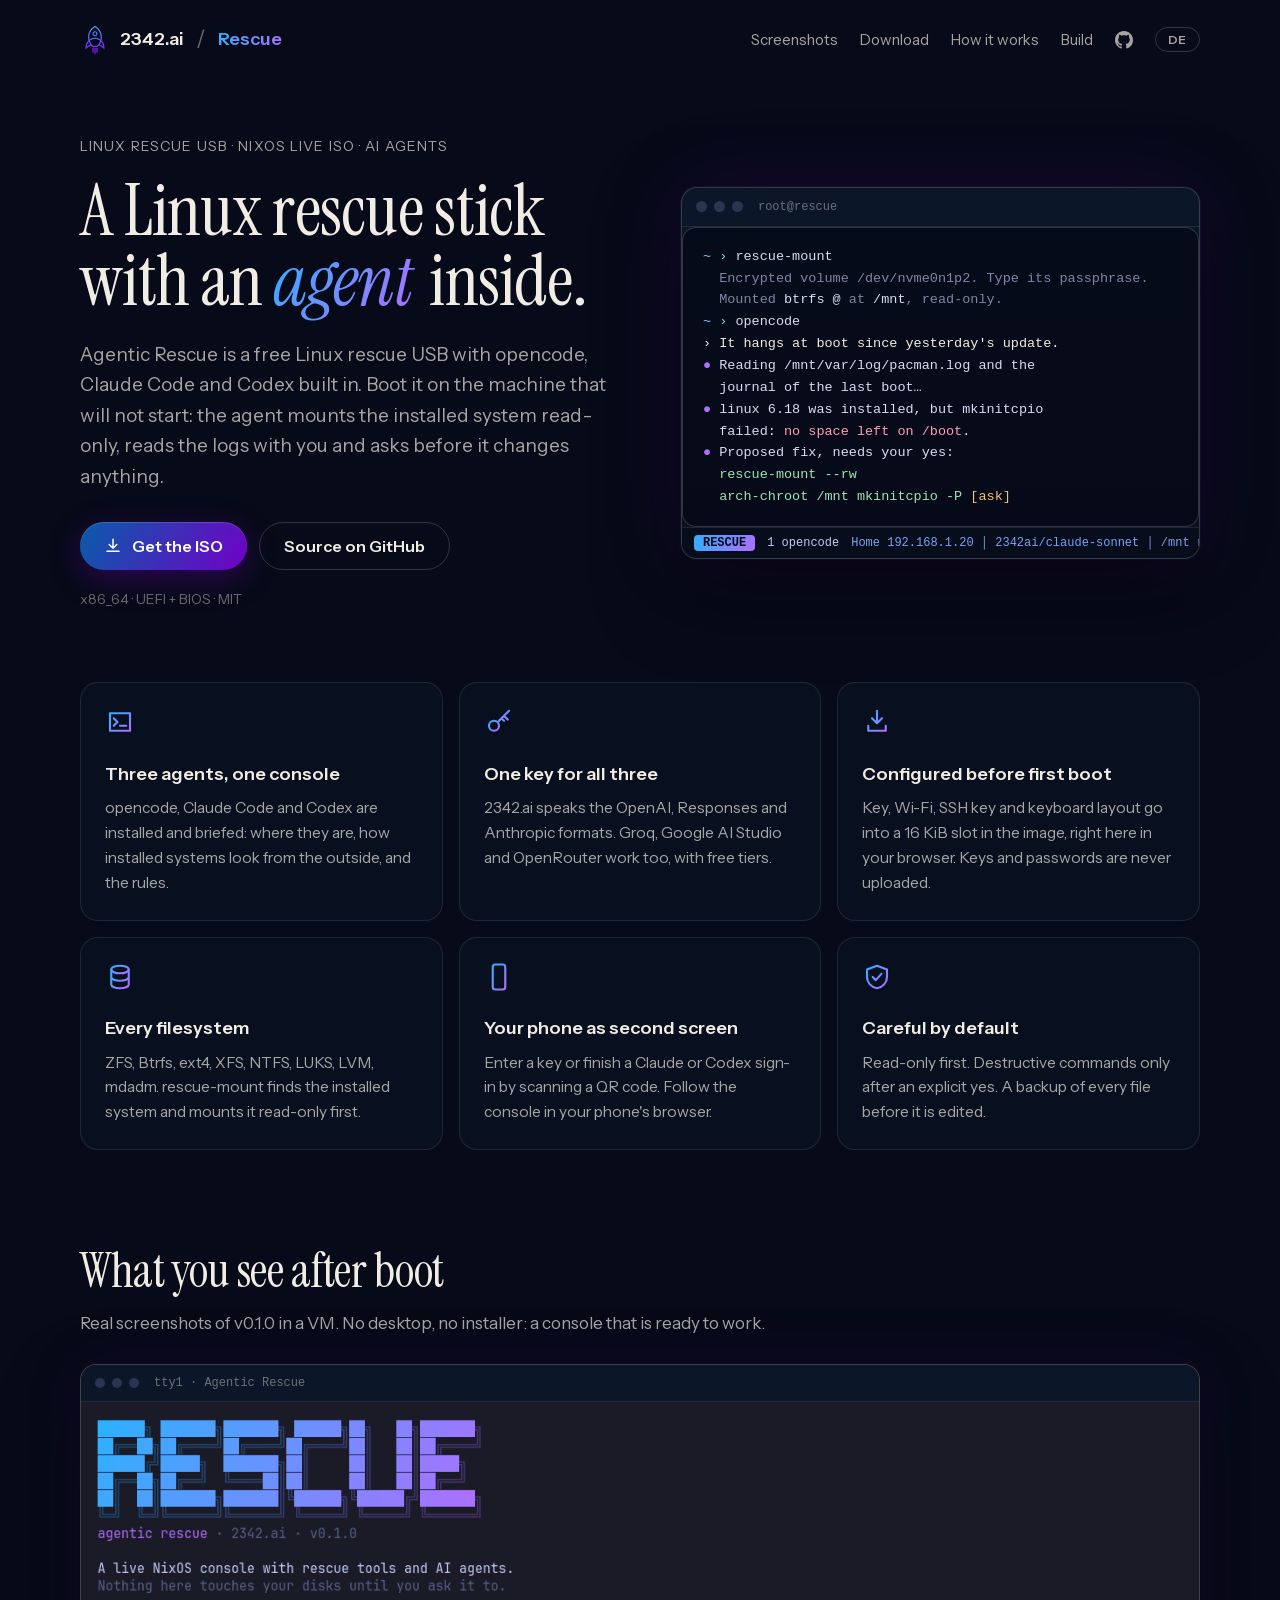
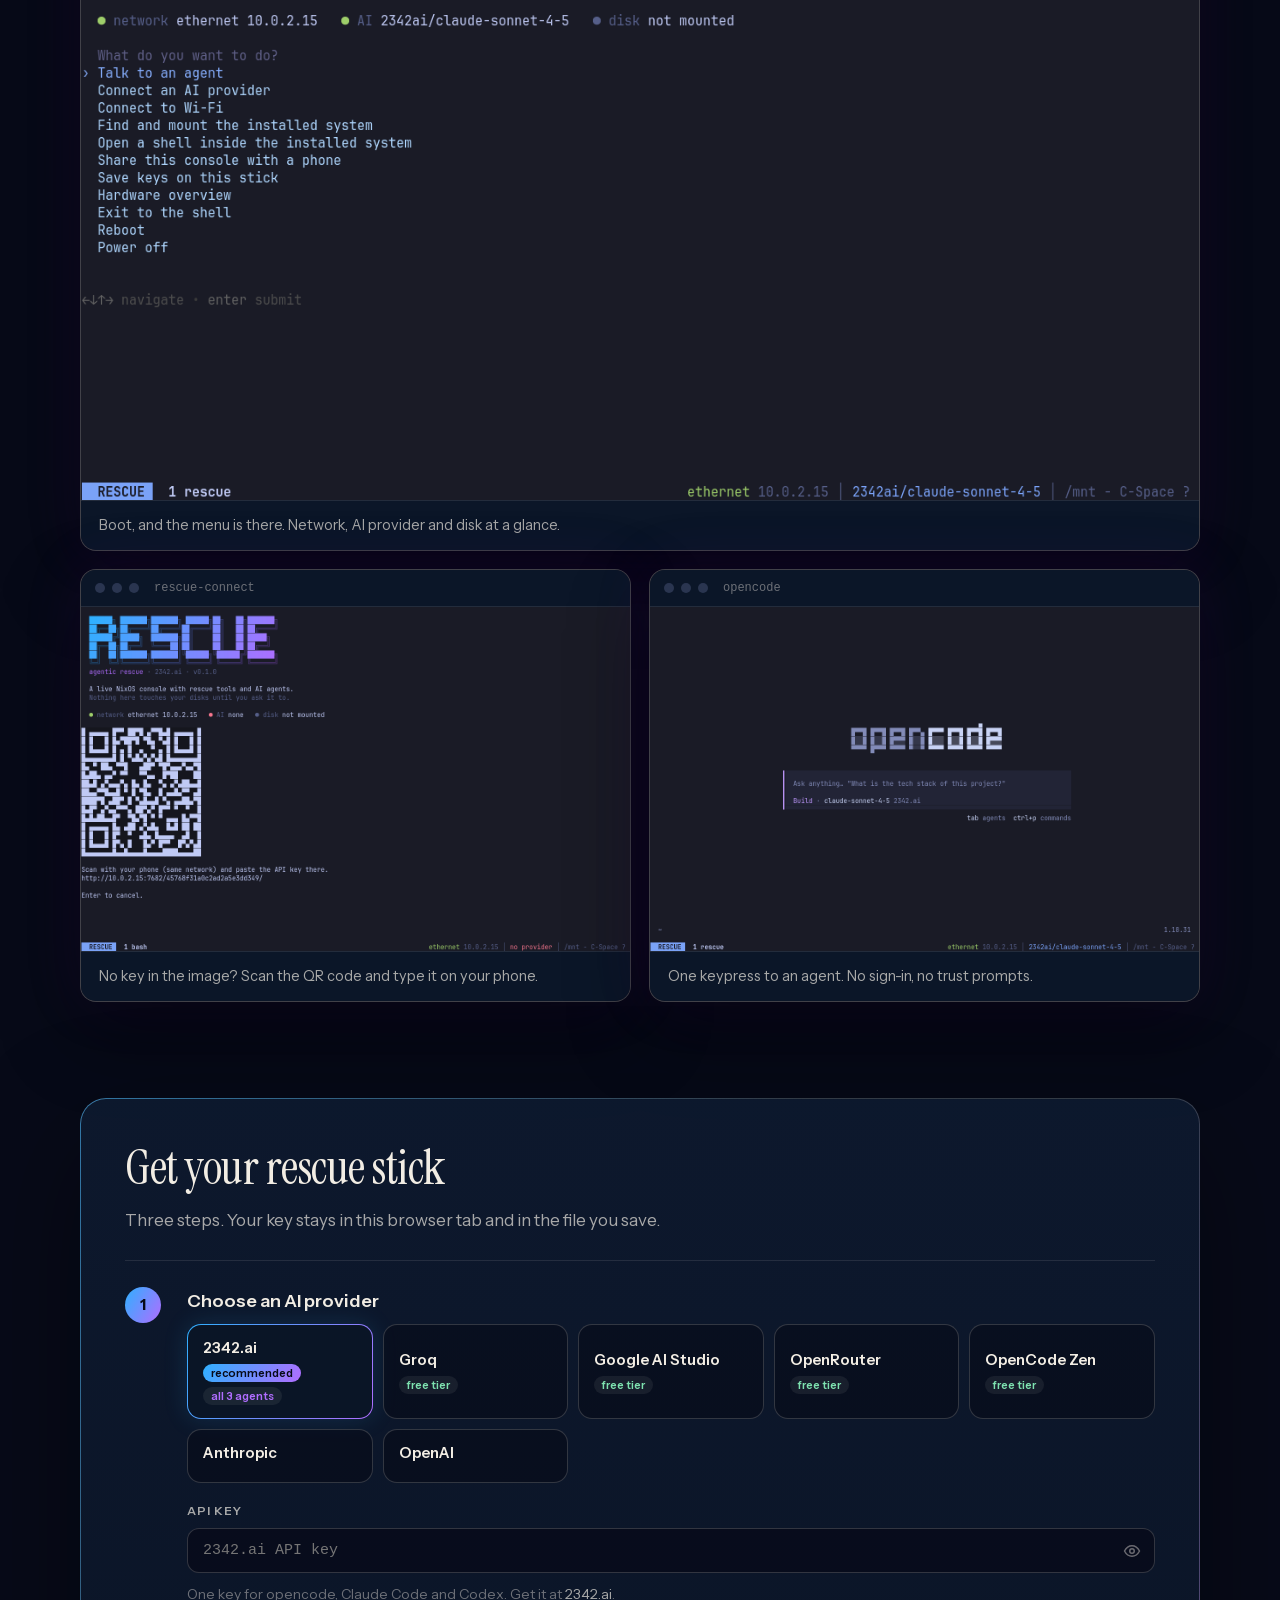
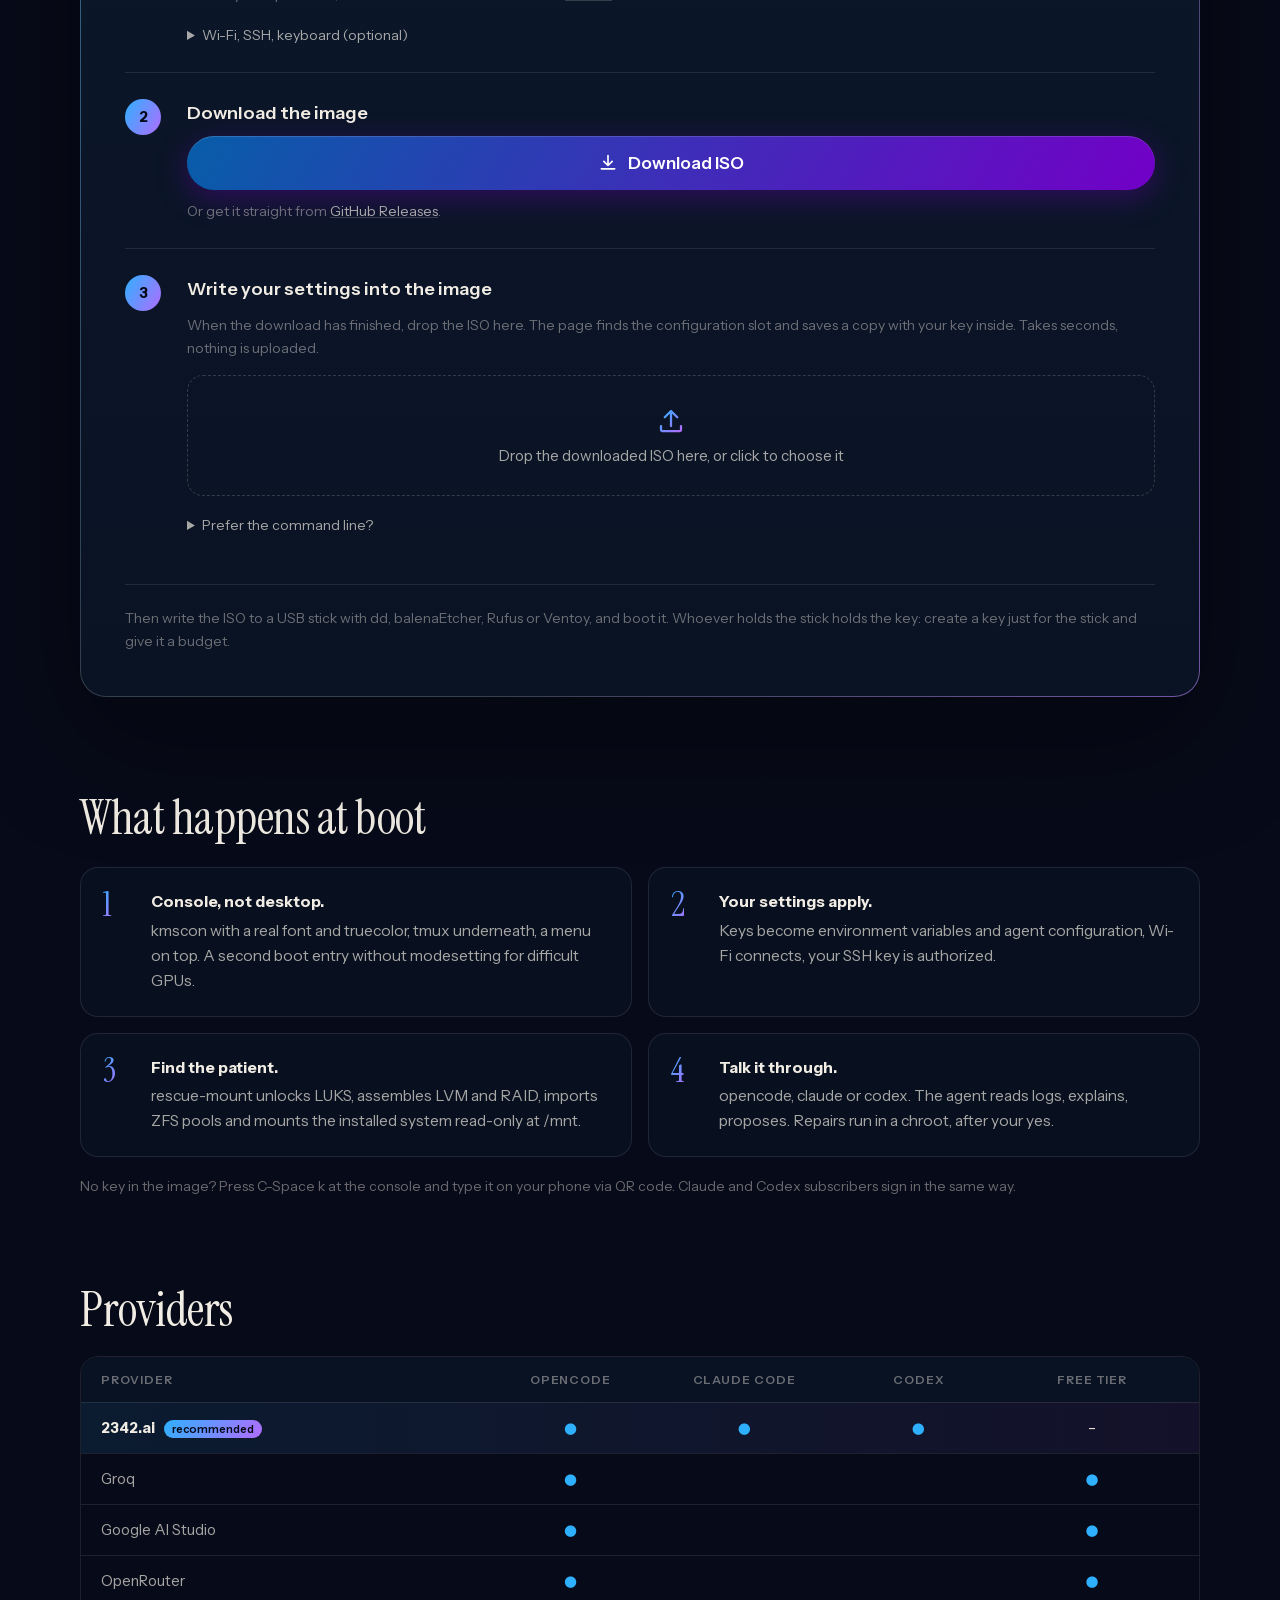
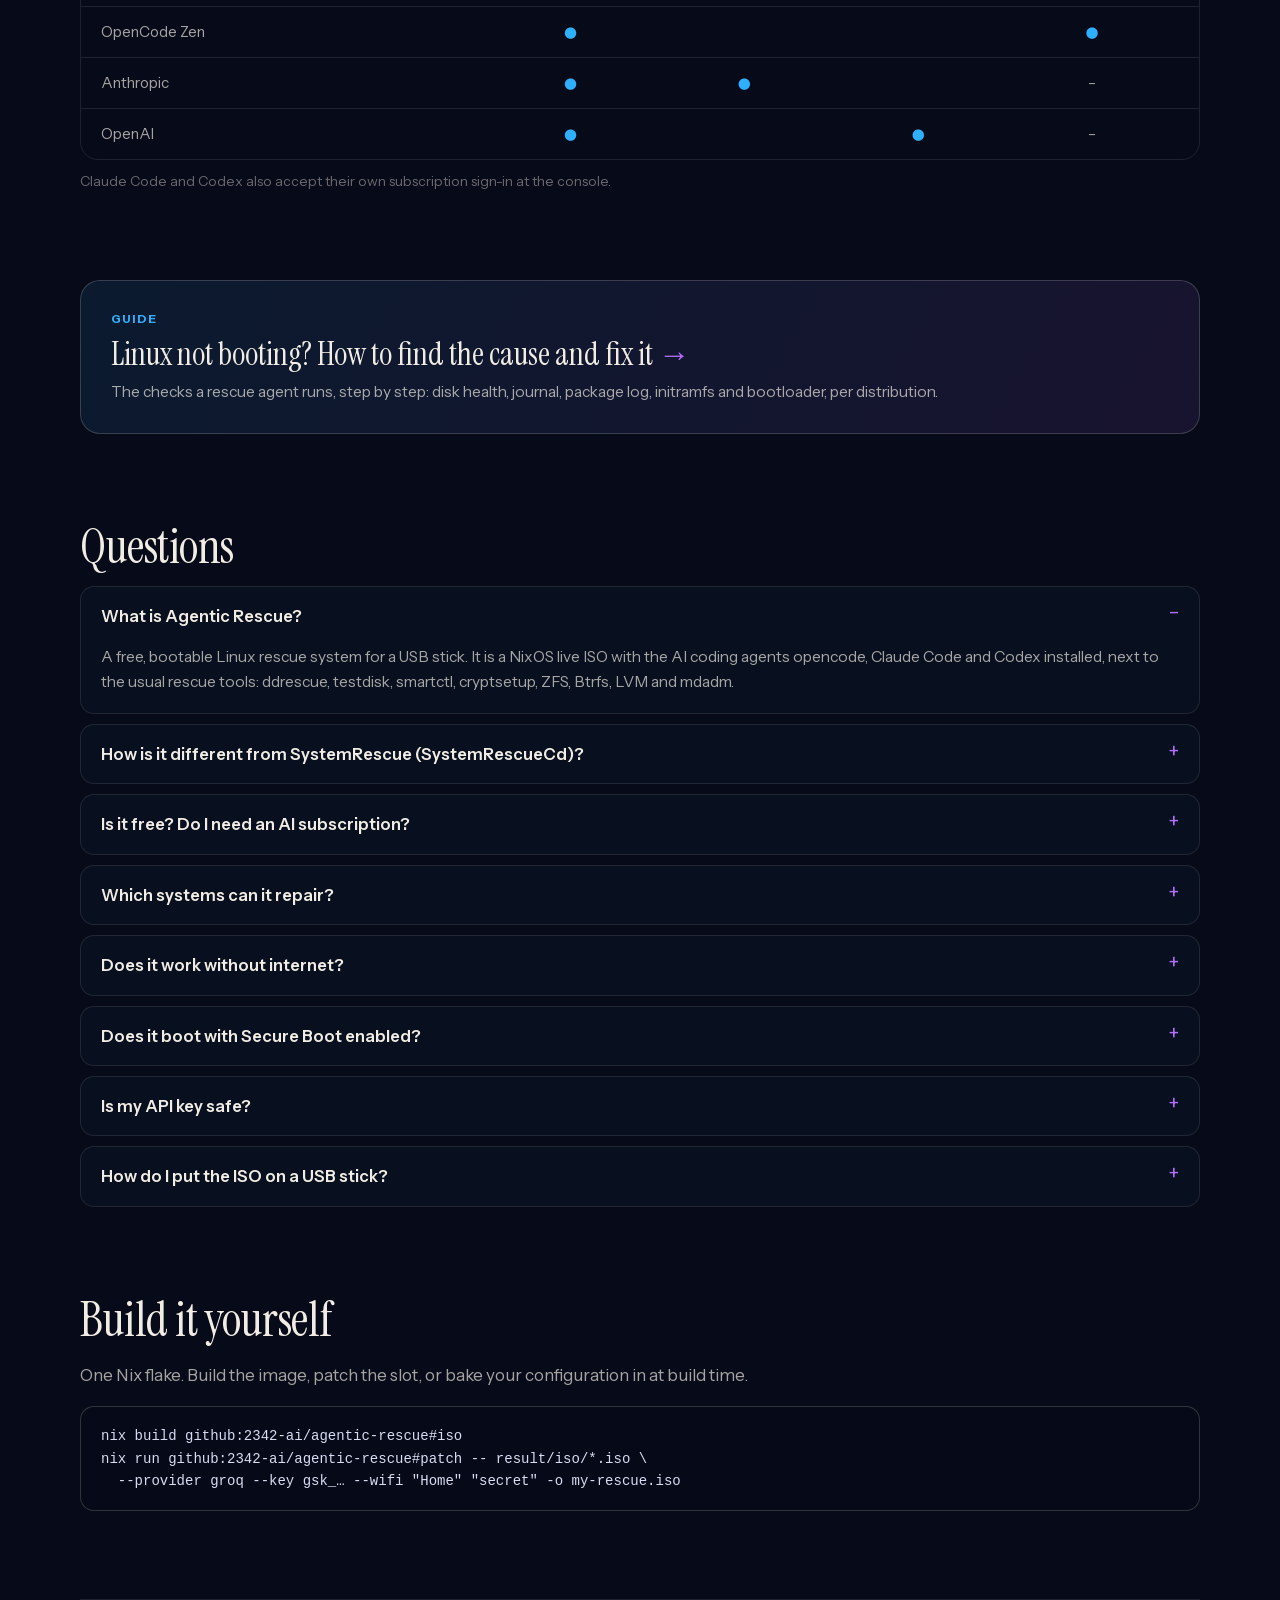
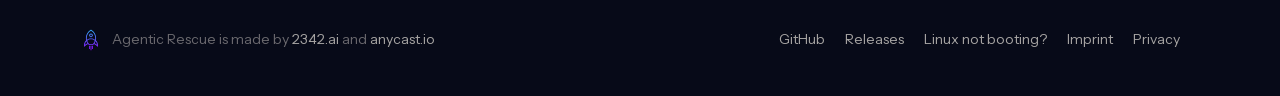
<file: web/index.html>
<!doctype html>
<html lang="en">
<head>
<meta charset="utf-8">
<meta name="viewport" content="width=device-width, initial-scale=1">
<title>Agentic Rescue: Linux rescue USB with AI agents · 2342.ai</title>
<meta name="description" content="Free Linux rescue USB with opencode, Claude Code and Codex built in. Boot the PC that will not start and let an agent find the cause. A SystemRescue alternative.">
<meta name="theme-color" content="#070a18">
<link rel="canonical" href="https://rescue.2342.ai/">
<meta property="og:type" content="website">
<meta property="og:site_name" content="2342.ai">
<meta property="og:url" content="https://rescue.2342.ai/">
<meta property="og:title" content="Agentic Rescue: a Linux rescue USB with an AI agent inside">
<meta property="og:description" content="NixOS live system with opencode, Claude Code and Codex. Your key goes into the image before it ever boots. Mount, diagnose, repair.">
<meta property="og:image" content="https://rescue.2342.ai/og.png">
<meta property="og:image:width" content="1200">
<meta property="og:image:height" content="630">
<meta property="og:image:alt" content="Agentic Rescue by 2342.ai: terminal with an agent diagnosing a broken boot">
<meta name="twitter:card" content="summary_large_image">
<meta name="twitter:title" content="Agentic Rescue: a Linux rescue USB with an AI agent inside">
<meta name="twitter:description" content="NixOS live system with opencode, Claude Code and Codex. Mount, diagnose, repair.">
<meta name="twitter:image" content="https://rescue.2342.ai/og.png">
<meta name="twitter:image:alt" content="Agentic Rescue by 2342.ai: terminal with an agent diagnosing a broken boot">
<meta name="robots" content="index, follow, max-image-preview:large">
<link rel="alternate" type="text/plain" href="https://rescue.2342.ai/llms.txt" title="llms.txt">
<link rel="icon" href="assets/2342-rocket.svg" type="image/svg+xml">
<link rel="apple-touch-icon" href="assets/apple-touch-icon.png">
<link rel="preload" href="fonts/instrument-serif.woff2" as="font" type="font/woff2" crossorigin>
<link rel="preload" href="fonts/instrument-sans.woff2" as="font" type="font/woff2" crossorigin>
<link rel="stylesheet" href="style.css">
<script type="application/ld+json">
{
 "@context": "https://schema.org",
 "@graph": [
  {
   "@type": "Organization",
   "@id": "https://2342.ai/#org",
   "name": "2342.ai",
   "url": "https://2342.ai",
   "logo": "https://rescue.2342.ai/assets/apple-touch-icon.png",
   "sameAs": [
    "https://github.com/2342-ai"
   ]
  },
  {
   "@type": "WebSite",
   "@id": "https://rescue.2342.ai/#website",
   "url": "https://rescue.2342.ai/",
   "name": "Agentic Rescue",
   "inLanguage": "en",
   "publisher": {
    "@id": "https://2342.ai/#org"
   }
  },
  {
   "@type": "SoftwareApplication",
   "@id": "https://rescue.2342.ai/#app",
   "name": "Agentic Rescue",
   "description": "Free Linux rescue USB: a NixOS live ISO with the AI agents opencode, Claude Code and Codex built in, for diagnosing and repairing systems that will not boot.",
   "applicationCategory": "UtilitiesApplication",
   "applicationSubCategory": "System rescue and recovery",
   "operatingSystem": "Boots on x86_64 PCs with UEFI or BIOS",
   "url": "https://rescue.2342.ai/",
   "downloadUrl": "https://github.com/2342-ai/agentic-rescue/releases/latest",
   "softwareHelp": {
    "@type": "CreativeWork",
    "url": "https://rescue.2342.ai/fix-linux-not-booting/"
   },
   "screenshot": "https://rescue.2342.ai/screens/console.png",
   "license": "https://opensource.org/licenses/MIT",
   "isAccessibleForFree": true,
   "offers": {
    "@type": "Offer",
    "price": "0",
    "priceCurrency": "EUR"
   },
   "featureList": [
    "opencode, Claude Code and Codex preinstalled",
    "API key written into the ISO in the browser",
    "LUKS, LVM, mdadm, ZFS, Btrfs, ext4, XFS and NTFS support",
    "Read-only mount by default",
    "QR code handoff to a phone for keys and sign-ins"
   ],
   "publisher": {
    "@id": "https://2342.ai/#org"
   },
   "sameAs": [
    "https://github.com/2342-ai/agentic-rescue"
   ]
  },
  {
   "@type": "FAQPage",
   "@id": "https://rescue.2342.ai/#faq",
   "mainEntity": [
    {
     "@type": "Question",
     "name": "What is Agentic Rescue?",
     "acceptedAnswer": {
      "@type": "Answer",
      "text": "A free, bootable Linux rescue system for a USB stick. It is a NixOS live ISO with the AI coding agents opencode, Claude Code and Codex installed, next to the usual rescue tools: ddrescue, testdisk, smartctl, cryptsetup, ZFS, Btrfs, LVM and mdadm."
     }
    },
    {
     "@type": "Question",
     "name": "How is it different from SystemRescue (SystemRescueCd)?",
     "acceptedAnswer": {
      "@type": "Answer",
      "text": "SystemRescue is the classic Arch-based rescue toolkit with GParted and an optional graphical desktop. Agentic Rescue is NixOS-based, console-only, and adds three AI agents that read the logs of the broken system, explain what they find and propose repairs. If you want a graphical partition editor, use SystemRescue. If you want help finding the cause, use Agentic Rescue."
     }
    },
    {
     "@type": "Question",
     "name": "Is it free? Do I need an AI subscription?",
     "acceptedAnswer": {
      "@type": "Answer",
      "text": "The ISO is free and MIT licensed. The agents need a model: bring an API key (Groq, Google AI Studio and OpenRouter have free tiers), use one 2342.ai key for all three agents, or sign in with an existing Claude or ChatGPT subscription at the console."
     }
    },
    {
     "@type": "Question",
     "name": "Which systems can it repair?",
     "acceptedAnswer": {
      "@type": "Answer",
      "text": "Linux installs of any distribution: NixOS, Arch and its derivatives, Debian, Ubuntu and Fedora, encrypted with LUKS or not, on ext4, Btrfs, XFS or ZFS. For Windows it can mount NTFS, copy files off the disk and reset local passwords with chntpw, but it does not run Windows repair tools."
     }
    },
    {
     "@type": "Question",
     "name": "Does it work without internet?",
     "acceptedAnswer": {
      "@type": "Answer",
      "text": "The published image needs a network connection for the agents. Ethernet works automatically, Wi-Fi is set up with impala or written into the image on this page. An offline variant with a local language model can be built from source with nix build .#iso-offline."
     }
    },
    {
     "@type": "Question",
     "name": "Does it boot with Secure Boot enabled?",
     "acceptedAnswer": {
      "@type": "Answer",
      "text": "Not yet. The image is not signed for Secure Boot. Switch Secure Boot off in the firmware settings to boot the stick, and switch it back on when you are done."
     }
    },
    {
     "@type": "Question",
     "name": "Is my API key safe?",
     "acceptedAnswer": {
      "@type": "Answer",
      "text": "The key never leaves your browser: the page writes it into your own copy of the image. On the stick it is stored in plain text, so whoever holds the stick holds the key. Create a key just for the stick and give it a budget."
     }
    },
    {
     "@type": "Question",
     "name": "How do I put the ISO on a USB stick?",
     "acceptedAnswer": {
      "@type": "Answer",
      "text": "With any tool that writes disk images: dd on Linux and macOS, balenaEtcher, Rufus in DD image mode, or Ventoy. The stick needs at least 4 GB."
     }
    }
   ]
  }
 ]
}
</script>
<script src="https://stats.2342.dev/api/script.js" data-site-id="53" defer></script>
</head>
<body>
<svg width="0" height="0" style="position:absolute" aria-hidden="true">
  <defs>
    <linearGradient id="g" x1="0" y1="0" x2="1" y2="1"><stop offset="0" stop-color="#2fb0ff"/><stop offset="1" stop-color="#b06dff"/></linearGradient>
  </defs>
</svg>
<div class="glow" aria-hidden="true"></div>

<header class="top">
  <div class="brand">
    <a href="https://2342.ai" class="logo" rel="noopener"><img src="assets/2342-rocket.svg" alt="" width="30" height="30"><span>2342.ai</span></a>
    <span class="slash">/</span>
    <a href="#" class="product">Rescue</a>
  </div>
  <nav>
    <a href="#screens" data-i18n="nav.screens">Screenshots</a>
    <a href="#download" data-i18n="nav.download">Download</a>
    <a href="#how" data-i18n="nav.how">How it works</a>
    <a href="#build" data-i18n="nav.build">Build</a>
    <a href="https://github.com/2342-ai/agentic-rescue" rel="noopener" class="gh" aria-label="GitHub"><svg viewBox="0 0 16 16" width="18" height="18" fill="currentColor"><path d="M8 0C3.58 0 0 3.58 0 8c0 3.54 2.29 6.53 5.47 7.59.4.07.55-.17.55-.38 0-.19-.01-.82-.01-1.49-2.01.37-2.53-.49-2.69-.94-.09-.23-.48-.94-.82-1.13-.28-.15-.68-.52-.01-.53.63-.01 1.08.58 1.23.82.72 1.21 1.87.87 2.33.66.07-.52.28-.87.51-1.07-1.78-.2-3.64-.89-3.64-3.95 0-.87.31-1.59.82-2.15-.08-.2-.36-1.02.08-2.12 0 0 .67-.21 2.2.82.64-.18 1.32-.27 2-.27.68 0 1.36.09 2 .27 1.53-1.04 2.2-.82 2.2-.82.44 1.1.16 1.92.08 2.12.51.56.82 1.27.82 2.15 0 3.07-1.87 3.75-3.65 3.95.29.25.54.73.54 1.48 0 1.07-.01 1.93-.01 2.2 0 .21.15.46.55.38A8.013 8.013 0 0016 8c0-4.42-3.58-8-8-8z"/></svg></a>
    <button class="lang" id="lang" aria-label="Language">DE</button>
  </nav>
</header>

<main>
  <section class="hero">
    <div class="hero-text">
      <p class="eyebrow" data-i18n="hero.eyebrow">Linux rescue USB · NixOS live ISO · AI agents</p>
      <h1 data-i18n-html="hero.title">A Linux rescue stick<br>with an <em>agent</em> inside.</h1>
      <p class="lead" data-i18n="hero.lead">Agentic Rescue is a free Linux rescue USB with opencode, Claude Code and Codex built in. Boot it on the machine that will not start: the agent mounts the installed system read-only, reads the logs with you and asks before it changes anything.</p>
      <div class="cta">
        <a class="btn primary" href="#download"><svg viewBox="0 0 24 24" width="18" height="18" fill="none" stroke="currentColor" stroke-width="2" stroke-linecap="round" stroke-linejoin="round"><path d="M12 3v12m0 0l-5-5m5 5l5-5M4 19h16"/></svg><span data-i18n="hero.cta">Get the ISO</span></a>
        <a class="btn ghost" href="https://github.com/2342-ai/agentic-rescue" rel="noopener" data-i18n="hero.source">Source on GitHub</a>
      </div>
      <p class="meta" id="hero-meta">x86_64 · UEFI + BIOS · MIT</p>
    </div>

    <div class="terminal" aria-hidden="true">
      <div class="term-bar"><span></span><span></span><span></span><em>root@rescue</em></div>
      <pre class="term-body"><span class="p">~ ›</span> rescue-mount
<span class="d">  Encrypted volume /dev/nvme0n1p2. Type its passphrase.</span>
<span class="d">  Mounted</span> btrfs @ <span class="d">at</span> /mnt<span class="d">, read-only.</span>
<span class="p">~ ›</span> opencode
<span class="u">› It hangs at boot since yesterday's update.</span>
<span class="a">●</span> Reading /mnt/var/log/pacman.log and the
  journal of the last boot…
<span class="a">●</span> linux 6.18 was installed, but mkinitcpio
  failed: <span class="w">no space left on /boot</span>.
<span class="a">●</span> Proposed fix, needs your yes:
  <span class="c">rescue-mount --rw</span>
  <span class="c">arch-chroot /mnt mkinitcpio -P</span> <span class="k">[ask]</span></pre>
      <div class="term-status"><b>RESCUE</b><span>1 opencode</span><i>Home 192.168.1.20 │ 2342ai/claude-sonnet │ /mnt ro</i></div>
    </div>
  </section>

  <section class="features">
    <article>
      <svg viewBox="0 0 24 24"><path d="M4 5h16v14H4zM7 9l3 3-3 3M12 15h5"/></svg>
      <h3 data-i18n="f1.t">Three agents, one console</h3>
      <p data-i18n="f1.p">opencode, Claude Code and Codex are installed and briefed: where they are, how installed systems look from the outside, and the rules.</p>
    </article>
    <article>
      <svg viewBox="0 0 24 24"><circle cx="8" cy="15" r="4"/><path d="M11 12l9-9M16 7l3 3M14 9l2 2"/></svg>
      <h3 data-i18n="f2.t">One key for all three</h3>
      <p data-i18n="f2.p">2342.ai speaks the OpenAI, Responses and Anthropic formats. Groq, Google AI Studio and OpenRouter work too, with free tiers.</p>
    </article>
    <article>
      <svg viewBox="0 0 24 24"><path d="M12 3v10m0 0l-4-4m4 4l4-4M5 15v4h14v-4"/></svg>
      <h3 data-i18n="f3.t">Configured before first boot</h3>
      <p data-i18n="f3.p">Key, Wi-Fi, SSH key and keyboard layout go into a 16 KiB slot in the image, right here in your browser. Keys and passwords are never uploaded.</p>
    </article>
    <article>
      <svg viewBox="0 0 24 24"><ellipse cx="12" cy="6" rx="7" ry="3"/><path d="M5 6v12c0 1.7 3.1 3 7 3s7-1.3 7-3V6M5 12c0 1.7 3.1 3 7 3s7-1.3 7-3"/></svg>
      <h3 data-i18n="f4.t">Every filesystem</h3>
      <p data-i18n="f4.p">ZFS, Btrfs, ext4, XFS, NTFS, LUKS, LVM, mdadm. rescue-mount finds the installed system and mounts it read-only first.</p>
    </article>
    <article>
      <svg viewBox="0 0 24 24"><rect x="7" y="2" width="10" height="20" rx="2"/><path d="M11 18h2"/></svg>
      <h3 data-i18n="f5.t">Your phone as second screen</h3>
      <p data-i18n="f5.p">Enter a key or finish a Claude or Codex sign-in by scanning a QR code. Follow the console in your phone's browser.</p>
    </article>
    <article>
      <svg viewBox="0 0 24 24"><path d="M12 3l8 3v6c0 4.5-3.4 8.3-8 9-4.6-.7-8-4.5-8-9V6z"/><path d="M8.5 12l2.5 2.5 4.5-5"/></svg>
      <h3 data-i18n="f6.t">Careful by default</h3>
      <p data-i18n="f6.p">Read-only first. Destructive commands only after an explicit yes. A backup of every file before it is edited.</p>
    </article>
  </section>

  <section class="screens" id="screens">
    <div class="section-head">
      <h2 data-i18n="sc.title">What you see after boot</h2>
      <p data-i18n="sc.sub">Real screenshots of v0.1.0 in a VM. No desktop, no installer: a console that is ready to work.</p>
    </div>
    <figure class="shot big">
      <div class="shot-bar"><span></span><span></span><span></span><em>tty1 · Agentic Rescue</em></div>
      <img src="screens/console.png" width="1280" height="800" loading="lazy" alt="Console after boot: RESCUE logo, status of network, AI and disk, and the menu">
      <figcaption data-i18n="sc.c1">Boot, and the menu is there. Network, AI provider and disk at a glance.</figcaption>
    </figure>
    <div class="shot-row">
      <figure class="shot">
        <div class="shot-bar"><span></span><span></span><span></span><em>rescue-connect</em></div>
        <img src="screens/qr.png" width="1280" height="800" loading="lazy" alt="QR code to enter an API key on the phone">
        <figcaption data-i18n="sc.c2">No key in the image? Scan the QR code and type it on your phone.</figcaption>
      </figure>
      <figure class="shot">
        <div class="shot-bar"><span></span><span></span><span></span><em>opencode</em></div>
        <img src="screens/opencode.png" width="1280" height="800" loading="lazy" alt="opencode started from the menu, using 2342.ai">
        <figcaption data-i18n="sc.c3">One keypress to an agent. No sign-in, no trust prompts.</figcaption>
      </figure>
    </div>
  </section>

  <section class="download" id="download">
    <div class="section-head">
      <h2 data-i18n="dl.title">Get your rescue stick</h2>
      <p data-i18n="dl.sub">Three steps. Your key stays in this browser tab and in the file you save.</p>
    </div>

    <div class="step" id="step1">
      <div class="num">1</div>
      <div class="step-body">
        <h3 data-i18n="s1.t">Choose an AI provider</h3>
        <div class="providers" id="providers"></div>
        <label for="key" data-i18n="s1.key">API key</label>
        <div class="keyrow">
          <input id="key" type="password" autocomplete="off" spellcheck="false" placeholder="…">
          <button type="button" class="eye" id="eye" aria-label="Show key">
            <svg viewBox="0 0 24 24" width="18" height="18" fill="none" stroke="currentColor" stroke-width="2"><path d="M2 12s3.6-7 10-7 10 7 10 7-3.6 7-10 7S2 12 2 12z"/><circle cx="12" cy="12" r="3"/></svg>
          </button>
        </div>
        <p class="hint" id="key-hint"></p>
        <details class="more">
          <summary data-i18n="s1.more">Wi-Fi, SSH, keyboard (optional)</summary>
          <div class="grid">
            <div><label for="wifi-ssid">Wi-Fi SSID</label><input id="wifi-ssid" autocomplete="off"></div>
            <div><label for="wifi-psk" data-i18n="s1.wifipsk">Wi-Fi password</label><input id="wifi-psk" type="password" autocomplete="off"></div>
            <div><label for="keymap" data-i18n="s1.keymap">Keyboard layout</label>
              <select id="keymap"><option value="us">us</option><option value="de">de</option><option value="de-latin1-nodeadkeys">de (no dead keys)</option><option value="uk">uk</option><option value="fr">fr</option><option value="es">es</option><option value="it">it</option><option value="ch">ch</option><option value="dvorak">dvorak</option></select></div>
            <div><label for="name" data-i18n="s1.name">Name on the console</label><input id="name" autocomplete="off"></div>
            <div class="wide"><label for="sshkey" data-i18n="s1.ssh">SSH public key (root login)</label><textarea id="sshkey" rows="2" spellcheck="false" placeholder="ssh-ed25519 AAAA…"></textarea></div>
            <div class="wide"><label for="model" data-i18n="s1.model">Default model (provider/model)</label><input id="model" autocomplete="off"></div>
          </div>
        </details>
      </div>
    </div>

    <div class="step" id="step2">
      <div class="num">2</div>
      <div class="step-body">
        <h3 data-i18n="s2.t">Download the image</h3>
        <div class="variants" id="variants"></div>
        <button class="btn primary big" id="go"><svg viewBox="0 0 24 24" width="20" height="20" fill="none" stroke="currentColor" stroke-width="2" stroke-linecap="round" stroke-linejoin="round"><path d="M12 3v12m0 0l-5-5m5 5l5-5M4 19h16"/></svg><span id="go-label" data-i18n="s2.go">Download ISO</span></button>
        <p class="hint"><span data-i18n="s2.direct">Or get it straight from</span> <a href="https://github.com/2342-ai/agentic-rescue/releases/latest" rel="noopener">GitHub Releases</a>.</p>
        <noscript><p class="hint">JavaScript is off: download the ISO from <a href="https://github.com/2342-ai/agentic-rescue/releases/latest">GitHub Releases</a> and add your key at the console or with <code>nix run github:2342-ai/agentic-rescue#patch</code>.</p></noscript>
        <div class="dlstate" id="dlstate" hidden>
          <div class="bar"><div id="bar"></div></div>
          <div class="dlinfo"><span class="spinner" id="spinner"></span><p id="status"></p></div>
        </div>
      </div>
    </div>

    <div class="step" id="step3">
      <div class="num">3</div>
      <div class="step-body">
        <h3 data-i18n="s3.t">Write your settings into the image</h3>
        <p class="hint" data-i18n="s3.p">When the download has finished, drop the ISO here. The page finds the configuration slot and saves a copy with your key inside. Takes seconds, nothing is uploaded.</p>
        <label class="drop" id="drop" for="isofile">
          <input type="file" id="isofile" accept=".iso,application/x-iso9660-image" hidden>
          <svg viewBox="0 0 24 24" width="30" height="30" fill="none" stroke="url(#g)" stroke-width="1.8" stroke-linecap="round" stroke-linejoin="round"><path d="M12 16V4m0 0L7 9m5-5l5 5M4 16v3a1 1 0 001 1h14a1 1 0 001-1v-3"/></svg>
          <span id="drop-label" data-i18n="s3.drop">Drop the downloaded ISO here, or click to choose it</span>
        </label>
        <div class="found" id="found" hidden>
          <p id="found-text"></p>
          <button class="btn primary" id="save"><span data-i18n="s3.save">Save configured ISO</span></button>
          <div class="bar thin" id="save-bar-wrap" hidden><div id="save-bar"></div></div>
          <p class="hint" id="save-status"></p>
        </div>
        <details class="more cli">
          <summary data-i18n="s3.cli">Prefer the command line?</summary>
          <pre><code id="cli"></code></pre>
        </details>
      </div>
    </div>

    <p class="fine" data-i18n="dl.fine">Then write the ISO to a USB stick with dd, balenaEtcher, Rufus or Ventoy, and boot it. Whoever holds the stick holds the key: create a key just for the stick and give it a budget.</p>
  </section>

  <section class="how" id="how">
    <h2 data-i18n="how.title">What happens at boot</h2>
    <ol>
      <li><b data-i18n="how.1t">Console, not desktop.</b> <span data-i18n="how.1">kmscon with a real font and truecolor, tmux underneath, a menu on top. A second boot entry without modesetting for difficult GPUs.</span></li>
      <li><b data-i18n="how.2t">Your settings apply.</b> <span data-i18n="how.2">Keys become environment variables and agent configuration, Wi-Fi connects, your SSH key is authorized.</span></li>
      <li><b data-i18n="how.3t">Find the patient.</b> <span data-i18n="how.3">rescue-mount unlocks LUKS, assembles LVM and RAID, imports ZFS pools and mounts the installed system read-only at /mnt.</span></li>
      <li><b data-i18n="how.4t">Talk it through.</b> <span data-i18n="how.4">opencode, claude or codex. The agent reads logs, explains, proposes. Repairs run in a chroot, after your yes.</span></li>
    </ol>
    <p class="hint" data-i18n="how.nokey">No key in the image? Press C-Space k at the console and type it on your phone via QR code. Claude and Codex subscribers sign in the same way.</p>
  </section>

  <section class="providers-table">
    <h2 data-i18n="pt.title">Providers</h2>
    <div class="table">
      <div class="row head"><span data-i18n="pt.provider">Provider</span><span>opencode</span><span>Claude Code</span><span>Codex</span><span data-i18n="pt.free">Free tier</span></div>
      <div class="row star"><span><b>2342.ai</b> <small data-i18n="pt.rec">recommended</small></span><span class="y">●</span><span class="y">●</span><span class="y">●</span><span>–</span></div>
      <div class="row"><span>Groq</span><span class="y">●</span><span></span><span></span><span class="y">●</span></div>
      <div class="row"><span>Google AI Studio</span><span class="y">●</span><span></span><span></span><span class="y">●</span></div>
      <div class="row"><span>OpenRouter</span><span class="y">●</span><span></span><span></span><span class="y">●</span></div>
      <div class="row"><span>OpenCode Zen</span><span class="y">●</span><span></span><span></span><span class="y">●</span></div>
      <div class="row"><span>Anthropic</span><span class="y">●</span><span class="y">●</span><span></span><span>–</span></div>
      <div class="row"><span>OpenAI</span><span class="y">●</span><span></span><span class="y">●</span><span>–</span></div>
    </div>
    <p class="hint" data-i18n="pt.note">Claude Code and Codex also accept their own subscription sign-in at the console.</p>
  </section>

  <section class="guide-teaser">
    <a href="fix-linux-not-booting/" class="teaser">
      <span class="teaser-kicker" data-i18n="gt.kicker">Guide</span>
      <span class="teaser-title" data-i18n="gt.title">Linux not booting? How to find the cause and fix it</span>
      <span class="teaser-text" data-i18n="gt.text">The checks a rescue agent runs, step by step: disk health, journal, package log, initramfs and bootloader, per distribution.</span>
    </a>
  </section>

  <section class="faq" id="faq">
    <h2 data-i18n="faq.title">Questions</h2>
    <details open><summary data-i18n="faq.q1">What is Agentic Rescue?</summary><p data-i18n="faq.a1">A free, bootable Linux rescue system for a USB stick. It is a NixOS live ISO with the AI coding agents opencode, Claude Code and Codex installed, next to the usual rescue tools: ddrescue, testdisk, smartctl, cryptsetup, ZFS, Btrfs, LVM and mdadm.</p></details>
    <details><summary data-i18n="faq.q2">How is it different from SystemRescue (SystemRescueCd)?</summary><p data-i18n="faq.a2">SystemRescue is the classic Arch-based rescue toolkit with GParted and an optional graphical desktop. Agentic Rescue is NixOS-based, console-only, and adds three AI agents that read the logs of the broken system, explain what they find and propose repairs. If you want a graphical partition editor, use SystemRescue. If you want help finding the cause, use Agentic Rescue.</p></details>
    <details><summary data-i18n="faq.q3">Is it free? Do I need an AI subscription?</summary><p data-i18n="faq.a3">The ISO is free and MIT licensed. The agents need a model: bring an API key (Groq, Google AI Studio and OpenRouter have free tiers), use one 2342.ai key for all three agents, or sign in with an existing Claude or ChatGPT subscription at the console.</p></details>
    <details><summary data-i18n="faq.q4">Which systems can it repair?</summary><p data-i18n="faq.a4">Linux installs of any distribution: NixOS, Arch and its derivatives, Debian, Ubuntu and Fedora, encrypted with LUKS or not, on ext4, Btrfs, XFS or ZFS. For Windows it can mount NTFS, copy files off the disk and reset local passwords with chntpw, but it does not run Windows repair tools.</p></details>
    <details><summary data-i18n="faq.q5">Does it work without internet?</summary><p data-i18n="faq.a5">The published image needs a network connection for the agents. Ethernet works automatically, Wi-Fi is set up with impala or written into the image on this page. An offline variant with a local language model can be built from source with nix build .#iso-offline.</p></details>
    <details><summary data-i18n="faq.q6">Does it boot with Secure Boot enabled?</summary><p data-i18n="faq.a6">Not yet. The image is not signed for Secure Boot. Switch Secure Boot off in the firmware settings to boot the stick, and switch it back on when you are done.</p></details>
    <details><summary data-i18n="faq.q7">Is my API key safe?</summary><p data-i18n="faq.a7">The key never leaves your browser: the page writes it into your own copy of the image. On the stick it is stored in plain text, so whoever holds the stick holds the key. Create a key just for the stick and give it a budget.</p></details>
    <details><summary data-i18n="faq.q8">How do I put the ISO on a USB stick?</summary><p data-i18n="faq.a8">With any tool that writes disk images: dd on Linux and macOS, balenaEtcher, Rufus in DD image mode, or Ventoy. The stick needs at least 4 GB.</p></details>
  </section>

  <section class="build" id="build">
    <h2 data-i18n="build.title">Build it yourself</h2>
    <p data-i18n="build.p">One Nix flake. Build the image, patch the slot, or bake your configuration in at build time.</p>
<pre><code>nix build github:2342-ai/agentic-rescue#iso
nix run github:2342-ai/agentic-rescue#patch -- result/iso/*.iso \
  --provider groq --key gsk_… --wifi "Home" "secret" -o my-rescue.iso</code></pre>
  </section>
</main>

<footer>
  <div class="foot-brand"><img src="assets/2342-rocket.svg" alt="" width="22" height="22"><span>Agentic Rescue is made by <a href="https://2342.ai" rel="noopener">2342.ai</a> and <a href="https://anycast.io" rel="noopener">anycast.io</a></span></div>
  <div class="foot-links">
    <a href="https://github.com/2342-ai/agentic-rescue" rel="noopener">GitHub</a>
    <a href="https://github.com/2342-ai/agentic-rescue/releases" rel="noopener" data-i18n="foot.releases">Releases</a>
    <a href="fix-linux-not-booting/" data-i18n="foot.guide">Linux not booting?</a>
    <a href="https://2342.ai/en/imprint" rel="noopener" data-i18n="foot.imprint">Imprint</a>
    <a href="https://2342.ai/en/privacy" rel="noopener" data-i18n="foot.privacy">Privacy</a>
    <span id="version"></span>
  </div>
</footer>

<script src="config.js"></script>
<script src="i18n.js"></script>
<script src="providers.js"></script>
<script src="patch.js"></script>
<script src="app.js"></script>
</body>
</html>
</file>
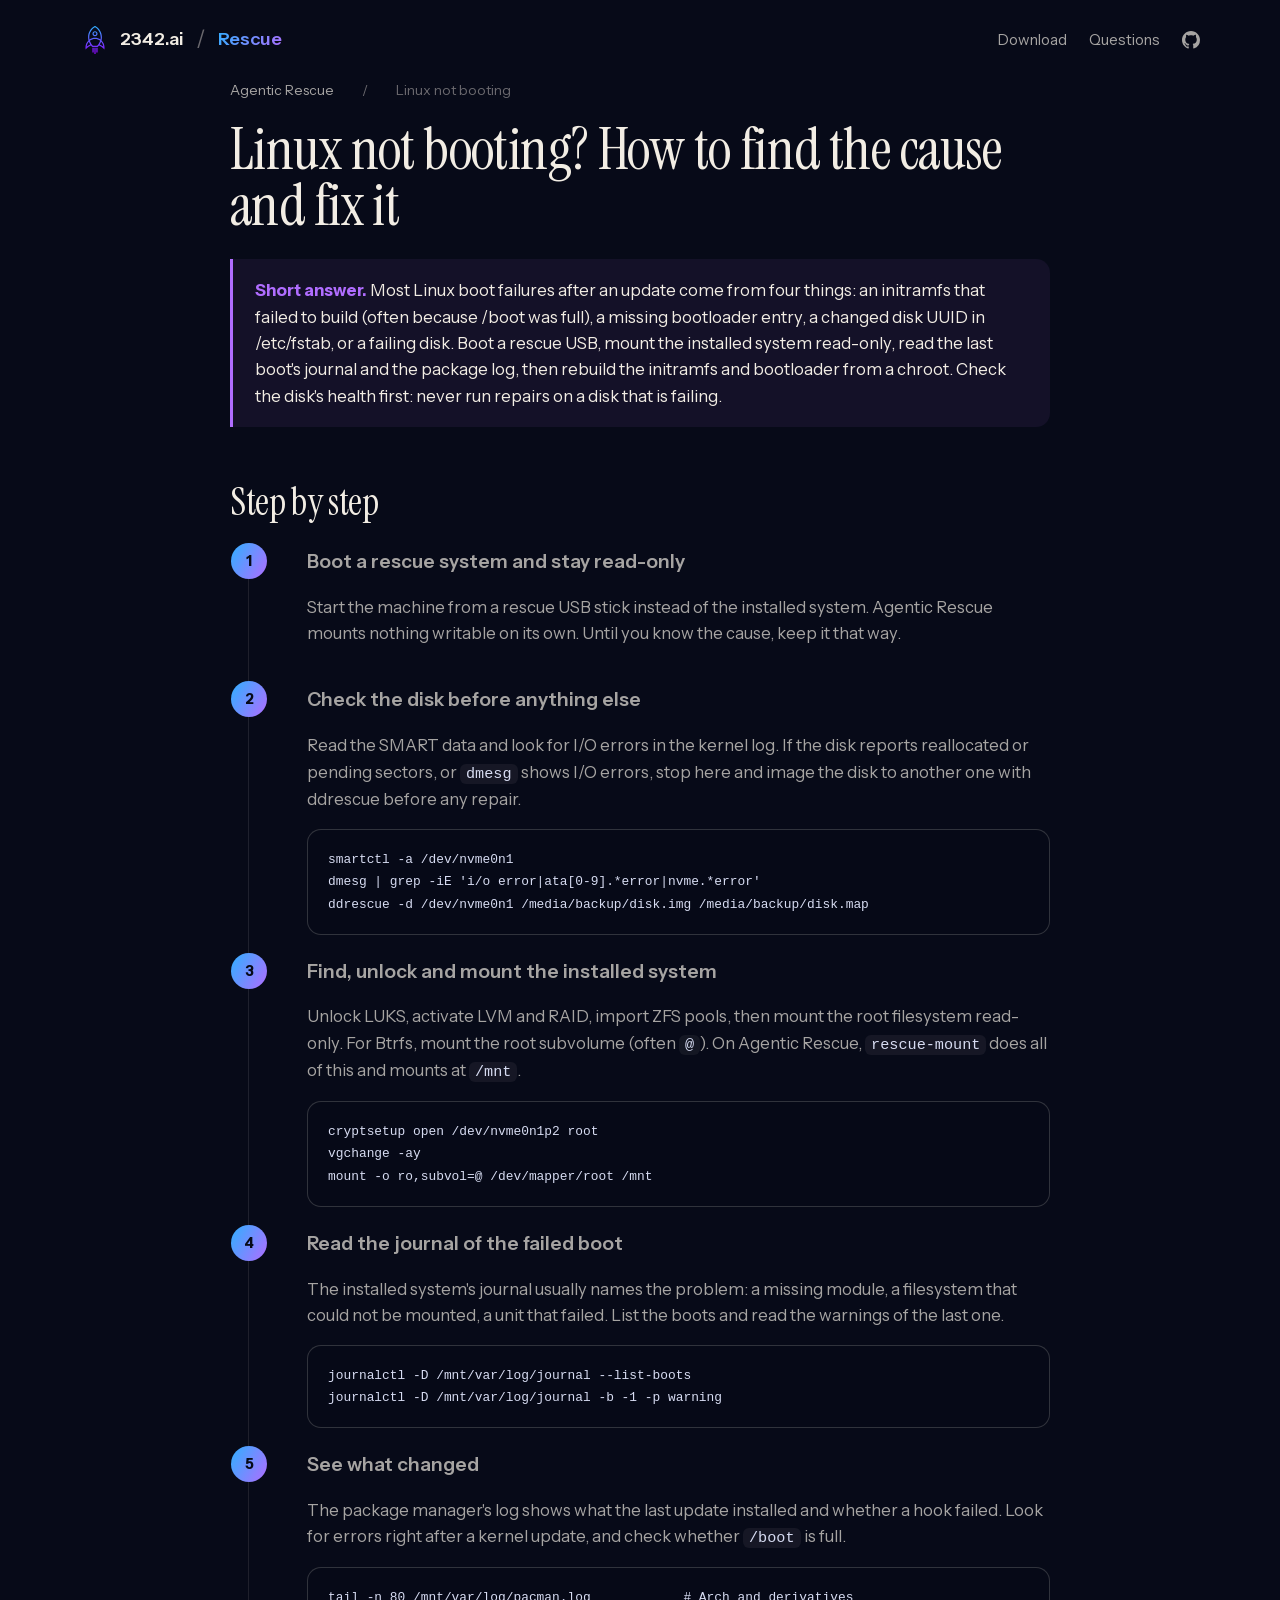
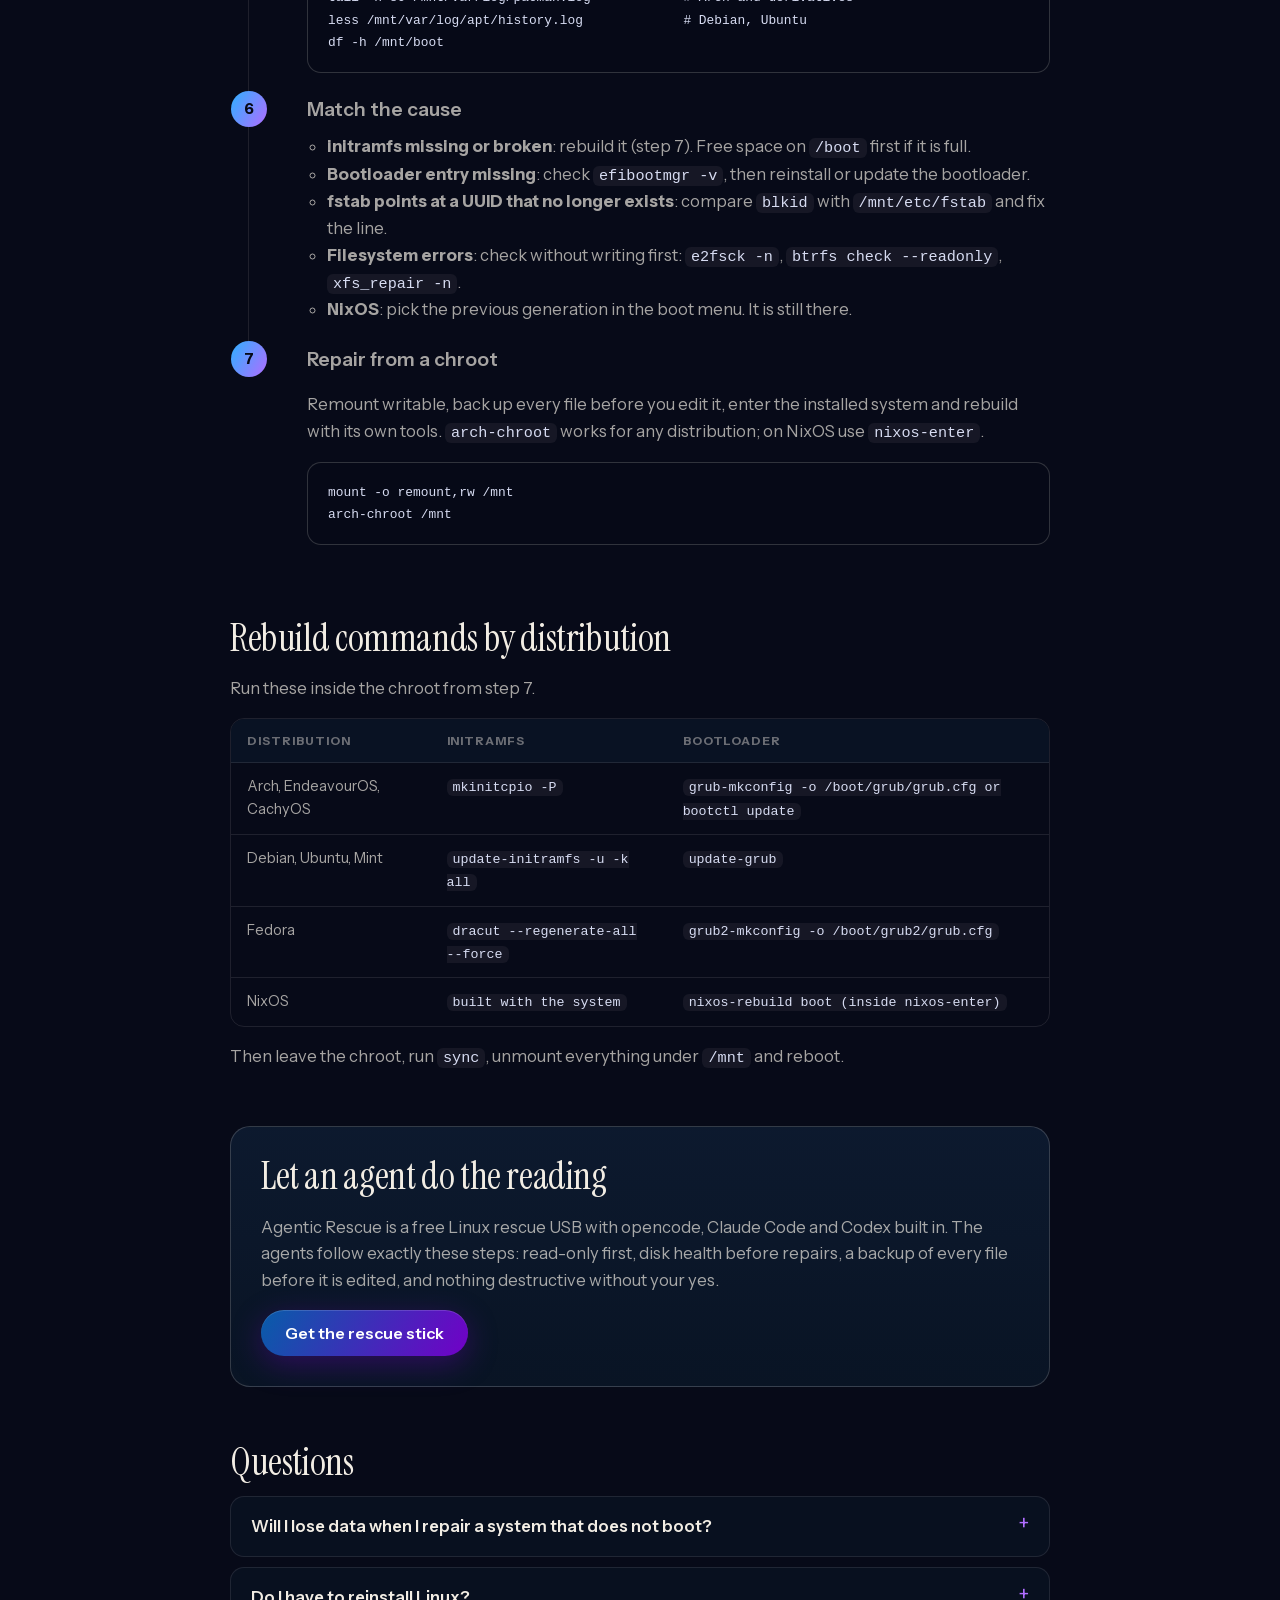
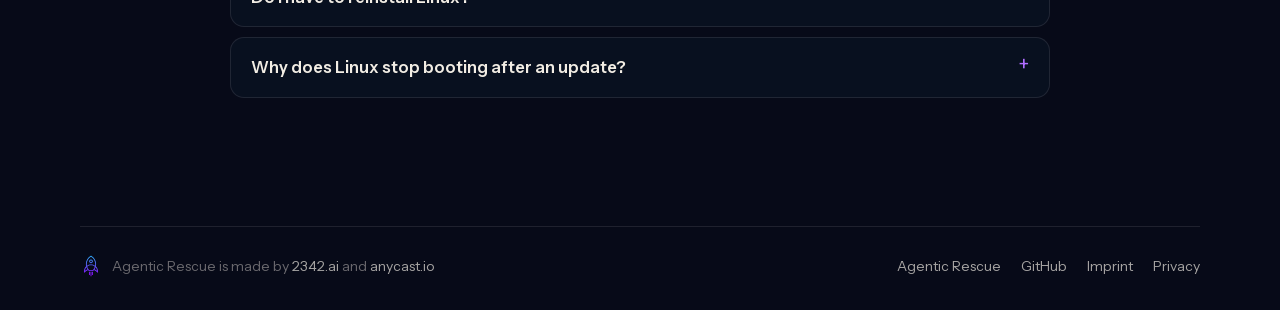
<file: web/fix-linux-not-booting/index.html>
<!doctype html>
<html lang="en">
<head>
<meta charset="utf-8">
<meta name="viewport" content="width=device-width, initial-scale=1">
<title>Linux not booting? How to find the cause and fix it · Agentic Rescue</title>
<meta name="description" content="Linux will not boot after an update? Check the disk, read the journal, then rebuild initramfs and bootloader from a rescue USB. Commands for Arch, Debian, Fedora, NixOS.">
<meta name="theme-color" content="#070a18">
<meta name="robots" content="index, follow, max-image-preview:large">
<link rel="canonical" href="https://rescue.2342.ai/fix-linux-not-booting/">
<meta property="og:type" content="article">
<meta property="og:site_name" content="2342.ai">
<meta property="og:url" content="https://rescue.2342.ai/fix-linux-not-booting/">
<meta property="og:title" content="Linux not booting? How to find the cause and fix it">
<meta property="og:description" content="Linux will not boot after an update? Check the disk, read the journal, then rebuild initramfs and bootloader from a rescue USB. Commands for Arch, Debian, Fedora, NixOS.">
<meta property="og:image" content="https://rescue.2342.ai/og.png">
<meta name="twitter:card" content="summary_large_image">
<meta name="twitter:image" content="https://rescue.2342.ai/og.png">
<link rel="icon" href="../assets/2342-rocket.svg" type="image/svg+xml">
<link rel="apple-touch-icon" href="../assets/apple-touch-icon.png">
<link rel="preload" href="../fonts/instrument-serif.woff2" as="font" type="font/woff2" crossorigin>
<link rel="stylesheet" href="../style.css">
<script type="application/ld+json">
{
 "@context": "https://schema.org",
 "@graph": [
  {
   "@type": "TechArticle",
   "@id": "https://rescue.2342.ai/fix-linux-not-booting/#article",
   "headline": "Linux not booting? How to find the cause and fix it",
   "description": "Linux will not boot after an update? Check the disk, read the journal, then rebuild initramfs and bootloader from a rescue USB. Commands for Arch, Debian, Fedora, NixOS.",
   "url": "https://rescue.2342.ai/fix-linux-not-booting/",
   "inLanguage": "en",
   "datePublished": "2026-10-01",
   "dateModified": "2026-10-01",
   "author": {
    "@type": "Organization",
    "@id": "https://2342.ai/#org",
    "name": "2342.ai",
    "url": "https://2342.ai"
   },
   "publisher": {
    "@id": "https://2342.ai/#org"
   },
   "image": "https://rescue.2342.ai/og.png",
   "about": {
    "@id": "https://rescue.2342.ai/#app"
   },
   "mainEntityOfPage": "https://rescue.2342.ai/fix-linux-not-booting/"
  },
  {
   "@type": "BreadcrumbList",
   "itemListElement": [
    {
     "@type": "ListItem",
     "position": 1,
     "name": "Agentic Rescue",
     "item": "https://rescue.2342.ai/"
    },
    {
     "@type": "ListItem",
     "position": 2,
     "name": "Linux not booting",
     "item": "https://rescue.2342.ai/fix-linux-not-booting/"
    }
   ]
  },
  {
   "@type": "FAQPage",
   "@id": "https://rescue.2342.ai/fix-linux-not-booting/#faq",
   "mainEntity": [
    {
     "@type": "Question",
     "name": "Will I lose data when I repair a system that does not boot?",
     "acceptedAnswer": {
      "@type": "Answer",
      "text": "Not if you work read-only first. Mounting read-only, reading logs and checking SMART data changes nothing. Data is at risk from repair runs of fsck or btrfs check, from partitioning tools, and from writing to a failing disk. Copy what matters off the disk before any of those."
     }
    },
    {
     "@type": "Question",
     "name": "Do I have to reinstall Linux?",
     "acceptedAnswer": {
      "@type": "Answer",
      "text": "Rarely. A failed initramfs, a lost bootloader entry or a wrong fstab line are fixed with one or two commands from a chroot. Reinstalling is the answer when the disk itself is failing, and then only after imaging it."
     }
    },
    {
     "@type": "Question",
     "name": "Why does Linux stop booting after an update?",
     "acceptedAnswer": {
      "@type": "Answer",
      "text": "Because an update rebuilds the initramfs and the bootloader configuration. If /boot runs out of space, a kernel module is missing, or the update was interrupted, the new kernel has nothing usable to start with. The package manager's log shows which step failed."
     }
    }
   ]
  }
 ]
}
</script>
<script src="https://stats.2342.dev/api/script.js" data-site-id="53" defer></script>
</head>
<body>
<svg width="0" height="0" style="position:absolute" aria-hidden="true"><defs><linearGradient id="g" x1="0" y1="0" x2="1" y2="1"><stop offset="0" stop-color="#2fb0ff"/><stop offset="1" stop-color="#b06dff"/></linearGradient></defs></svg>
<div class="glow" aria-hidden="true"></div>
<header class="top">
  <div class="brand">
    <a href="https://2342.ai" class="logo" rel="noopener"><img src="../assets/2342-rocket.svg" alt="" width="30" height="30"><span>2342.ai</span></a>
    <span class="slash">/</span>
    <a href="../" class="product">Rescue</a>
  </div>
  <nav>
    <a href="../#download">Download</a>
    <a href="../#faq">Questions</a>
    <a href="https://github.com/2342-ai/agentic-rescue" rel="noopener" class="gh" aria-label="GitHub"><svg viewBox="0 0 16 16" width="18" height="18" fill="currentColor"><path d="M8 0C3.58 0 0 3.58 0 8c0 3.54 2.29 6.53 5.47 7.59.4.07.55-.17.55-.38 0-.19-.01-.82-.01-1.49-2.01.37-2.53-.49-2.69-.94-.09-.23-.48-.94-.82-1.13-.28-.15-.68-.52-.01-.53.63-.01 1.08.58 1.23.82.72 1.21 1.87.87 2.33.66.07-.52.28-.87.51-1.07-1.78-.2-3.64-.89-3.64-3.95 0-.87.31-1.59.82-2.15-.08-.2-.36-1.02.08-2.12 0 0 .67-.21 2.2.82.64-.18 1.32-.27 2-.27.68 0 1.36.09 2 .27 1.53-1.04 2.2-.82 2.2-.82.44 1.1.16 1.92.08 2.12.51.56.82 1.27.82 2.15 0 3.07-1.87 3.75-3.65 3.95.29.25.54.73.54 1.48 0 1.07-.01 1.93-.01 2.2 0 .21.15.46.55.38A8.013 8.013 0 0016 8c0-4.42-3.58-8-8-8z"/></svg></a>
  </nav>
</header>
<main class="article">
  <nav class="crumbs" aria-label="Breadcrumb"><a href="../">Agentic Rescue</a> <span>/</span> Linux not booting</nav>
  <h1>Linux not booting? How to find the cause and fix it</h1>
  <p class="answer"><b>Short answer.</b> Most Linux boot failures after an update come from four things: an initramfs that failed to build (often because /boot was full), a missing bootloader entry, a changed disk UUID in /etc/fstab, or a failing disk. Boot a rescue USB, mount the installed system read-only, read the last boot's journal and the package log, then rebuild the initramfs and bootloader from a chroot. Check the disk's health first: never run repairs on a disk that is failing.</p>

  <h2>Step by step</h2>
  <ol class="steps-list">
      <li><h3>Boot a rescue system and stay read-only</h3><p>Start the machine from a rescue USB stick instead of the installed system. Agentic Rescue mounts nothing writable on its own. Until you know the cause, keep it that way.</p></li>
      <li><h3>Check the disk before anything else</h3><p>Read the SMART data and look for I/O errors in the kernel log. If the disk reports reallocated or pending sectors, or <code>dmesg</code> shows I/O errors, stop here and image the disk to another one with ddrescue before any repair.</p><pre><code>smartctl -a /dev/nvme0n1
dmesg | grep -iE 'i/o error|ata[0-9].*error|nvme.*error'
ddrescue -d /dev/nvme0n1 /media/backup/disk.img /media/backup/disk.map</code></pre></li>
      <li><h3>Find, unlock and mount the installed system</h3><p>Unlock LUKS, activate LVM and RAID, import ZFS pools, then mount the root filesystem read-only. For Btrfs, mount the root subvolume (often <code>@</code>). On Agentic Rescue, <code>rescue-mount</code> does all of this and mounts at <code>/mnt</code>.</p><pre><code>cryptsetup open /dev/nvme0n1p2 root
vgchange -ay
mount -o ro,subvol=@ /dev/mapper/root /mnt</code></pre></li>
      <li><h3>Read the journal of the failed boot</h3><p>The installed system's journal usually names the problem: a missing module, a filesystem that could not be mounted, a unit that failed. List the boots and read the warnings of the last one.</p><pre><code>journalctl -D /mnt/var/log/journal --list-boots
journalctl -D /mnt/var/log/journal -b -1 -p warning</code></pre></li>
      <li><h3>See what changed</h3><p>The package manager's log shows what the last update installed and whether a hook failed. Look for errors right after a kernel update, and check whether <code>/boot</code> is full.</p><pre><code>tail -n 80 /mnt/var/log/pacman.log            # Arch and derivatives
less /mnt/var/log/apt/history.log             # Debian, Ubuntu
df -h /mnt/boot</code></pre></li>
      <li><h3>Match the cause</h3><ul><li><b>initramfs missing or broken</b>: rebuild it (step 7). Free space on <code>/boot</code> first if it is full.</li><li><b>Bootloader entry missing</b>: check <code>efibootmgr -v</code>, then reinstall or update the bootloader.</li><li><b>fstab points at a UUID that no longer exists</b>: compare <code>blkid</code> with <code>/mnt/etc/fstab</code> and fix the line.</li><li><b>Filesystem errors</b>: check without writing first: <code>e2fsck -n</code>, <code>btrfs check --readonly</code>, <code>xfs_repair -n</code>.</li><li><b>NixOS</b>: pick the previous generation in the boot menu. It is still there.</li></ul></li>
      <li><h3>Repair from a chroot</h3><p>Remount writable, back up every file before you edit it, enter the installed system and rebuild with its own tools. <code>arch-chroot</code> works for any distribution; on NixOS use <code>nixos-enter</code>.</p><pre><code>mount -o remount,rw /mnt
arch-chroot /mnt</code></pre></li>
  </ol>

  <h2>Rebuild commands by distribution</h2>
  <p>Run these inside the chroot from step 7.</p>
  <div class="tablewrap">
    <table>
      <thead><tr><th>Distribution</th><th>initramfs</th><th>Bootloader</th></tr></thead>
      <tbody>
        <tr><td>Arch, EndeavourOS, CachyOS</td><td><code>mkinitcpio -P</code></td><td><code>grub-mkconfig -o /boot/grub/grub.cfg  or  bootctl update</code></td></tr>
        <tr><td>Debian, Ubuntu, Mint</td><td><code>update-initramfs -u -k all</code></td><td><code>update-grub</code></td></tr>
        <tr><td>Fedora</td><td><code>dracut --regenerate-all --force</code></td><td><code>grub2-mkconfig -o /boot/grub2/grub.cfg</code></td></tr>
        <tr><td>NixOS</td><td><code>built with the system</code></td><td><code>nixos-rebuild boot  (inside nixos-enter)</code></td></tr>
      </tbody>
    </table>
  </div>
  <p>Then leave the chroot, run <code>sync</code>, unmount everything under <code>/mnt</code> and reboot.</p>

  <aside class="cta-box">
    <h2>Let an agent do the reading</h2>
    <p>Agentic Rescue is a free Linux rescue USB with opencode, Claude Code and Codex built in. The agents follow exactly these steps: read-only first, disk health before repairs, a backup of every file before it is edited, and nothing destructive without your yes.</p>
    <a class="btn primary" href="../#download">Get the rescue stick</a>
  </aside>

  <section class="faq" id="faq">
    <h2>Questions</h2>
      <details><summary>Will I lose data when I repair a system that does not boot?</summary><p>Not if you work read-only first. Mounting read-only, reading logs and checking SMART data changes nothing. Data is at risk from repair runs of fsck or btrfs check, from partitioning tools, and from writing to a failing disk. Copy what matters off the disk before any of those.</p></details>
      <details><summary>Do I have to reinstall Linux?</summary><p>Rarely. A failed initramfs, a lost bootloader entry or a wrong fstab line are fixed with one or two commands from a chroot. Reinstalling is the answer when the disk itself is failing, and then only after imaging it.</p></details>
      <details><summary>Why does Linux stop booting after an update?</summary><p>Because an update rebuilds the initramfs and the bootloader configuration. If /boot runs out of space, a kernel module is missing, or the update was interrupted, the new kernel has nothing usable to start with. The package manager's log shows which step failed.</p></details>
  </section>
</main>
<footer>
  <div class="foot-brand"><img src="../assets/2342-rocket.svg" alt="" width="22" height="22"><span>Agentic Rescue is made by <a href="https://2342.ai" rel="noopener">2342.ai</a> and <a href="https://anycast.io" rel="noopener">anycast.io</a></span></div>
  <div class="foot-links">
    <a href="../">Agentic Rescue</a>
    <a href="https://github.com/2342-ai/agentic-rescue" rel="noopener">GitHub</a>
    <a href="https://2342.ai/en/imprint" rel="noopener">Imprint</a>
    <a href="https://2342.ai/en/privacy" rel="noopener">Privacy</a>
  </div>
</footer>
</body>
</html>
</file>
<file: web/style.css>
@font-face { font-family: "Instrument Sans"; src: url("fonts/instrument-sans.woff2") format("woff2"); font-weight: 400 700; font-display: swap; }
@font-face { font-family: "Instrument Serif"; src: url("fonts/instrument-serif.woff2") format("woff2"); font-weight: 400; font-style: normal; font-display: swap; }
@font-face { font-family: "Instrument Serif"; src: url("fonts/instrument-serif-italic.woff2") format("woff2"); font-weight: 400; font-style: italic; font-display: swap; }

:root {
  --bg: #070a18;
  --panel: #0a1526;
  --panel2: #0e1b31;
  --text: #f2ede4;
  --muted: rgba(242, 237, 228, .68);
  --dim: rgba(242, 237, 228, .42);
  --line: rgba(242, 237, 228, .1);
  --line2: rgba(242, 237, 228, .18);
  --blue: #2fb0ff;
  --violet: #b06dff;
  --grad: linear-gradient(120deg, #2fb0ff, #b06dff);
  --btn: linear-gradient(120deg, #075da9, #7200c7);
  --ok: #7ee2b0;
  --err: #ff8098;
  --warn: #f0c27a;
  --mono: ui-monospace, "JetBrains Mono", SFMono-Regular, Menlo, Consolas, monospace;
  --serif: "Instrument Serif", Georgia, serif;
  --sans: "Instrument Sans", system-ui, -apple-system, "Segoe UI", sans-serif;
  --w: min(1120px, calc(100% - 40px));
}
* { box-sizing: border-box; }
[hidden] { display: none !important; }
html { scroll-behavior: smooth; }
html, body { margin: 0; background: var(--bg); color: var(--text); font: 17px/1.6 var(--sans); -webkit-font-smoothing: antialiased; }
a { color: var(--blue); text-decoration: none; }
a:hover { text-decoration: underline; }
::selection { background: rgba(47, 176, 255, .35); }

.glow { position: fixed; inset: 0; pointer-events: none; z-index: -1;
  background:
    radial-gradient(900px 520px at 12% -8%, rgba(47, 176, 255, .16), transparent 60%),
    radial-gradient(800px 600px at 95% 10%, rgba(147, 0, 255, .14), transparent 60%),
    radial-gradient(900px 700px at 50% 110%, rgba(114, 0, 199, .12), transparent 60%); }

/* header */
.top { width: var(--w); margin: 0 auto; display: flex; align-items: center; justify-content: space-between; padding: 22px 0; }
.brand { display: flex; align-items: center; gap: 12px; font-weight: 600; }
.logo { display: flex; align-items: center; gap: 10px; color: var(--text); font-size: 18px; }
.logo:hover, .product:hover { text-decoration: none; }
.slash { color: var(--dim); font-weight: 300; font-size: 22px; }
.product { color: var(--text); font-size: 18px; background: var(--grad); -webkit-background-clip: text; background-clip: text; color: transparent; }
nav { display: flex; align-items: center; gap: 22px; font-size: 15px; }
nav a { color: var(--muted); }
nav a:hover { color: var(--text); text-decoration: none; }
.gh { display: flex; }
.lang { background: none; border: 1px solid var(--line2); color: var(--muted); border-radius: 999px; padding: 4px 12px; cursor: pointer; font: 600 12px var(--sans); letter-spacing: .06em; }
.lang:hover { color: var(--text); border-color: var(--muted); }

main { width: var(--w); margin: 0 auto; }
h1, h2 { font-family: var(--serif); font-weight: 400; letter-spacing: -.01em; }
h2 { font-size: clamp(34px, 4.4vw, 48px); line-height: 1.05; margin: 0 0 14px; }
h3 { font-size: 18px; margin: 0 0 8px; font-weight: 600; }

/* hero */
.hero { display: grid; grid-template-columns: 1.05fr 1fr; gap: 56px; align-items: center; padding: 56px 0 72px; }
.eyebrow { color: var(--muted); font-size: 14px; letter-spacing: .08em; text-transform: uppercase; margin: 0 0 18px; }
h1 { font-size: clamp(46px, 5.6vw, 76px); line-height: .98; margin: 0 0 24px; }
h1 em { font-style: italic; background: var(--grad); -webkit-background-clip: text; background-clip: text; color: transparent; padding-right: .06em; }
.lead { color: var(--muted); font-size: 19px; max-width: 34em; margin: 0 0 30px; }
.cta { display: flex; gap: 12px; flex-wrap: wrap; }
.meta { color: var(--dim); font-size: 14px; margin: 18px 0 0; }

.btn { display: inline-flex; align-items: center; justify-content: center; gap: 10px; border-radius: 999px; padding: 13px 24px; font: 600 16px var(--sans); cursor: pointer; border: 0; color: #fff; text-decoration: none; transition: transform .15s, box-shadow .15s, opacity .15s; }
.btn:hover { text-decoration: none; transform: translateY(-1px); }
.btn.primary { background: var(--btn); box-shadow: 0 8px 30px rgba(114, 0, 199, .35), inset 0 1px 0 rgba(255, 255, 255, .15); }
.btn.primary:hover { box-shadow: 0 10px 40px rgba(47, 176, 255, .35), inset 0 1px 0 rgba(255, 255, 255, .2); }
.btn.ghost { background: transparent; color: var(--text); border: 1px solid var(--line2); }
.btn.ghost:hover { border-color: var(--violet); }
.btn.big { width: 100%; padding: 17px 24px; font-size: 17px; }
.btn:disabled { opacity: .55; cursor: default; transform: none; }

/* terminal */
.terminal { background: linear-gradient(180deg, #0b1628, #08101f); border: 1px solid var(--line2); border-radius: 16px; overflow: hidden; box-shadow: 0 30px 80px rgba(0, 0, 0, .5), 0 0 0 1px rgba(47, 176, 255, .06), 0 0 80px rgba(114, 0, 199, .18); }
.term-bar { display: flex; align-items: center; gap: 7px; padding: 12px 14px; border-bottom: 1px solid var(--line); }
.term-bar span { width: 11px; height: 11px; border-radius: 50%; background: #2a3550; }
.term-bar em { margin-left: 8px; color: var(--dim); font: 12px var(--mono); font-style: normal; }
.term-body { margin: 0; padding: 18px 20px; font: 13.5px/1.62 var(--mono); color: #d7dcf2; white-space: pre; overflow: hidden; }
.term-body .p { color: #7dd3fc; }
.term-body .d { color: #7c86a8; }
.term-body .u { color: #f2ede4; }
.term-body .a { color: #b06dff; }
.term-body .w { color: #ff9eb0; }
.term-body .c { color: #9ae6b4; }
.term-body .k { color: #f0c27a; }
.term-status { display: flex; align-items: center; gap: 12px; padding: 7px 12px; background: #070d1a; border-top: 1px solid var(--line); font: 12px var(--mono); color: #c0caf5; white-space: nowrap; overflow: hidden; }
.term-status b { background: var(--grad); color: #070a18; padding: 1px 9px; border-radius: 4px; font-weight: 700; }
.term-status i { margin-left: auto; font-style: normal; color: #7aa2f7; }

/* features */
.features { display: grid; grid-template-columns: repeat(3, 1fr); gap: 16px; margin-bottom: 96px; }
.features article { background: rgba(10, 21, 38, .6); border: 1px solid var(--line); border-radius: 18px; padding: 24px; transition: border-color .2s, transform .2s; }
.features article:hover { border-color: rgba(176, 109, 255, .35); transform: translateY(-2px); }
.features svg { width: 30px; height: 30px; fill: none; stroke: url(#g); stroke-width: 1.7; stroke-linecap: round; stroke-linejoin: round; margin-bottom: 14px; }
.features p { color: var(--muted); font-size: 15.5px; margin: 0; }

/* screenshots */
.screens { margin-bottom: 96px; }
.shot { margin: 0; background: #1a1b26; border: 1px solid var(--line2); border-radius: 16px; overflow: hidden; box-shadow: 0 30px 80px rgba(0, 0, 0, .45), 0 0 60px rgba(114, 0, 199, .12); }
.shot img { display: block; width: 100%; height: auto; }
.shot-bar { display: flex; align-items: center; gap: 7px; padding: 11px 14px; background: #0b1628; border-bottom: 1px solid var(--line); }
.shot-bar span { width: 10px; height: 10px; border-radius: 50%; background: #2a3550; }
.shot-bar em { margin-left: 8px; color: var(--dim); font: 12px var(--mono); font-style: normal; }
.shot figcaption { padding: 13px 18px; color: var(--muted); font-size: 14.5px; background: #0b1628; border-top: 1px solid var(--line); }
.shot-row { display: grid; grid-template-columns: 1fr 1fr; gap: 18px; margin-top: 18px; }

/* download */
.download { background: linear-gradient(180deg, rgba(14, 27, 49, .85), rgba(10, 21, 38, .85)); border: 1px solid var(--line2); border-radius: 26px; padding: 44px; margin-bottom: 96px; position: relative; box-shadow: 0 40px 120px rgba(0, 0, 0, .35); }
.download::before { content: ""; position: absolute; inset: -1px; border-radius: 26px; padding: 1px; background: linear-gradient(120deg, rgba(47, 176, 255, .5), transparent 40%, transparent 60%, rgba(176, 109, 255, .5)); -webkit-mask: linear-gradient(#000 0 0) content-box, linear-gradient(#000 0 0); -webkit-mask-composite: xor; mask-composite: exclude; pointer-events: none; }
.section-head { margin-bottom: 26px; }
.section-head p { color: var(--muted); margin: 0; }
.step { display: grid; grid-template-columns: 44px 1fr; gap: 18px; padding: 26px 0; border-top: 1px solid var(--line); }
.step.dim .step-body { opacity: .55; }
.num { width: 36px; height: 36px; border-radius: 50%; display: grid; place-items: center; font-weight: 700; font-size: 15px; background: var(--grad); color: #070a18; }
.step.done .num { background: var(--ok); }
label { display: block; font-size: 12px; color: var(--muted); margin: 18px 0 8px; text-transform: uppercase; letter-spacing: .08em; font-weight: 600; }
input, select, textarea { width: 100%; background: rgba(7, 10, 24, .75); color: var(--text); border: 1px solid var(--line2); border-radius: 12px; padding: 13px 15px; font: 15px var(--mono); transition: border-color .15s, box-shadow .15s; }
input:focus, select:focus, textarea:focus { outline: none; border-color: var(--blue); box-shadow: 0 0 0 3px rgba(47, 176, 255, .15); }
.keyrow { position: relative; }
.keyrow input { padding-right: 48px; }
.eye { position: absolute; right: 8px; top: 50%; transform: translateY(-50%); background: none; border: 0; color: var(--dim); cursor: pointer; padding: 6px; display: flex; }
.eye:hover { color: var(--text); }
.hint { color: var(--dim); font-size: 14px; margin: 10px 0 0; }
.hint a { color: var(--muted); text-decoration: underline; text-decoration-color: var(--line2); }
.providers { display: grid; grid-template-columns: repeat(auto-fill, minmax(158px, 1fr)); gap: 10px; }
.provider { position: relative; background: rgba(7, 10, 24, .6); border: 1px solid var(--line2); border-radius: 14px; padding: 13px 15px; cursor: pointer; text-align: left; color: var(--text); font: 600 15px var(--sans); transition: border-color .15s, background .15s; }
.provider:hover { border-color: var(--muted); }
.provider.active { border-color: transparent; background: linear-gradient(rgba(10, 21, 38, 1), rgba(10, 21, 38, 1)) padding-box, var(--grad) border-box; border: 1px solid transparent; box-shadow: 0 0 24px rgba(47, 176, 255, .15); }
.provider .tags { display: flex; gap: 5px; flex-wrap: wrap; margin-top: 7px; }
.provider .tag { font-size: 11px; font-weight: 600; padding: 2px 8px; border-radius: 999px; background: rgba(242, 237, 228, .07); color: var(--muted); }
.provider .tag.free { color: var(--ok); }
.provider .tag.rec { color: #070a18; background: var(--grad); }
.provider .tag.all { color: var(--violet); }
.more { margin-top: 18px; }
summary { cursor: pointer; color: var(--muted); font-size: 14px; }
summary:hover { color: var(--text); }
.grid { display: grid; grid-template-columns: 1fr 1fr; gap: 0 16px; }
.grid .wide { grid-column: 1 / -1; }
.variants { display: flex; gap: 10px; margin-bottom: 16px; flex-wrap: wrap; }
.variant { flex: 1; min-width: 220px; background: rgba(7, 10, 24, .6); border: 1px solid var(--line2); border-radius: 14px; padding: 12px 15px; cursor: pointer; color: var(--text); font: 600 15px var(--sans); text-align: left; }
.variant.active { border-color: var(--blue); }
.variant small { display: block; color: var(--dim); font-size: 13px; font-weight: 400; margin-top: 3px; }
.variant[disabled] { opacity: .45; cursor: default; }

.dlstate { margin-top: 18px; }
.bar { height: 10px; background: rgba(7, 10, 24, .8); border-radius: 999px; overflow: hidden; border: 1px solid var(--line); }
.bar.thin { height: 6px; margin-top: 14px; }
.bar div { height: 100%; width: 0; background: var(--grad); transition: width .25s; border-radius: 999px; }
.bar.indeterminate div { width: 40% !important; animation: slide 1.4s ease-in-out infinite; }
@keyframes slide { 0% { transform: translateX(-100%); } 100% { transform: translateX(250%); } }
.dlinfo { display: flex; gap: 12px; align-items: flex-start; margin-top: 12px; }
.dlinfo p { margin: 0; color: var(--muted); font-size: 15px; }
.dlinfo p.ok { color: var(--ok); }
.dlinfo p.err { color: var(--err); }
.spinner { flex: none; width: 18px; height: 18px; margin-top: 3px; border-radius: 50%; border: 2px solid rgba(47, 176, 255, .25); border-top-color: var(--blue); animation: spin .8s linear infinite; }
.spinner.ok { border: 0; animation: none; background: var(--ok); -webkit-mask: url('data:image/svg+xml;utf8,<svg xmlns="http://www.w3.org/2000/svg" viewBox="0 0 24 24"><path d="M9 16.2l-4.2-4.2-1.4 1.4L9 19 21 7l-1.4-1.4z"/></svg>') center/contain no-repeat; mask: url('data:image/svg+xml;utf8,<svg xmlns="http://www.w3.org/2000/svg" viewBox="0 0 24 24"><path d="M9 16.2l-4.2-4.2-1.4 1.4L9 19 21 7l-1.4-1.4z"/></svg>') center/contain no-repeat; }
.spinner.err { display: none; }
@keyframes spin { to { transform: rotate(360deg); } }

.drop { display: flex; flex-direction: column; align-items: center; justify-content: center; gap: 10px; text-transform: none; letter-spacing: 0; font: 15px var(--sans); color: var(--muted); border: 1.5px dashed var(--line2); border-radius: 16px; padding: 30px 20px; margin-top: 16px; cursor: pointer; text-align: center; transition: border-color .15s, background .15s; }
.drop:hover, .drop.over { border-color: var(--blue); background: rgba(47, 176, 255, .06); color: var(--text); }
.found { margin-top: 16px; padding: 18px; border-radius: 14px; background: rgba(126, 226, 176, .06); border: 1px solid rgba(126, 226, 176, .25); }
.found p { margin: 0 0 14px; color: var(--text); font-size: 15px; }
.found.bad { background: rgba(255, 128, 152, .06); border-color: rgba(255, 128, 152, .3); }
.found.bad p { margin: 0; color: var(--err); }
.cli pre { margin-top: 12px; }
.fine { color: var(--dim); font-size: 14px; margin: 22px 0 0; padding-top: 22px; border-top: 1px solid var(--line); }

/* how, providers, build */
.how, .providers-table, .build { margin-bottom: 88px; }
.how ol { counter-reset: s; list-style: none; padding: 0; display: grid; grid-template-columns: repeat(2, 1fr); gap: 16px; margin: 24px 0 18px; }
.how li { counter-increment: s; background: rgba(10, 21, 38, .6); border: 1px solid var(--line); border-radius: 18px; padding: 22px 24px 22px 70px; position: relative; color: var(--muted); font-size: 15.5px; }
.how li::before { content: counter(s); position: absolute; left: 22px; top: 20px; font: 34px/1 var(--serif); background: var(--grad); -webkit-background-clip: text; background-clip: text; color: transparent; }
.how li b { color: var(--text); display: block; margin-bottom: 4px; }
.table { border: 1px solid var(--line); border-radius: 18px; overflow: hidden; margin-top: 20px; }
.row { display: grid; grid-template-columns: 2.2fr repeat(4, 1fr); padding: 13px 20px; border-top: 1px solid var(--line); font-size: 15px; color: var(--muted); align-items: center; }
.row:first-child { border-top: 0; }
.row.head { background: rgba(10, 21, 38, .8); color: var(--dim); font-size: 12px; text-transform: uppercase; letter-spacing: .08em; font-weight: 600; }
.row.star { background: linear-gradient(90deg, rgba(47, 176, 255, .1), rgba(176, 109, 255, .08)); color: var(--text); }
.row span:not(:first-child) { text-align: center; }
.row .y { color: var(--blue); }
.row small { font-size: 11px; font-weight: 600; margin-left: 6px; padding: 2px 8px; border-radius: 999px; background: var(--grad); color: #070a18; }
.build p { color: var(--muted); }
pre { background: rgba(7, 10, 24, .85); border: 1px solid var(--line2); border-radius: 14px; padding: 18px 20px; overflow-x: auto; font: 14px/1.6 var(--mono); color: #d7dcf2; margin: 16px 0 0; }
code { font-family: var(--mono); }

footer { width: var(--w); margin: 0 auto; display: flex; justify-content: space-between; align-items: center; gap: 20px; flex-wrap: wrap; padding: 28px 0 44px; border-top: 1px solid var(--line); color: var(--dim); font-size: 14px; }
.foot-brand { display: flex; align-items: center; gap: 10px; }
.foot-brand a, .foot-links a { color: var(--muted); }
.foot-links { display: flex; gap: 20px; }

@media (max-width: 900px) {
  .hero { grid-template-columns: 1fr; gap: 36px; padding-top: 28px; }
  .features { grid-template-columns: 1fr 1fr; }
  .how ol { grid-template-columns: 1fr; }
  .shot-row { grid-template-columns: 1fr; }
  .term-body { font-size: 12px; }
}
@media (max-width: 620px) {
  nav a:not(.gh) { display: none; }
  .features { grid-template-columns: 1fr; }
  .download { padding: 26px 20px; border-radius: 20px; }
  .step { grid-template-columns: 1fr; gap: 12px; }
  .grid { grid-template-columns: 1fr; }
  .row { grid-template-columns: 1.6fr repeat(4, 1fr); padding: 12px; font-size: 13px; }
  .term-status i { display: none; }
}

/* FAQ */
.faq { margin-bottom: 88px; }
.faq details { border: 1px solid var(--line); border-radius: 14px; background: rgba(10, 21, 38, .6); margin-top: 10px; }
.faq summary { list-style: none; cursor: pointer; padding: 16px 20px; font-size: 16.5px; font-weight: 600; color: var(--text); display: flex; justify-content: space-between; gap: 16px; }
.faq summary::-webkit-details-marker { display: none; }
.faq summary::after { content: "+"; color: var(--violet); font-weight: 400; font-size: 20px; line-height: 1; }
.faq details[open] summary::after { content: "−"; }
.faq details p { margin: 0; padding: 0 20px 18px; color: var(--muted); font-size: 15.5px; }

/* guide teaser on the home page */
.guide-teaser { margin-bottom: 88px; }
.teaser { display: block; padding: 28px 30px; border-radius: 20px; border: 1px solid var(--line2); background: linear-gradient(120deg, rgba(47, 176, 255, .1), rgba(176, 109, 255, .1)); color: var(--text); transition: border-color .2s, transform .2s; }
.teaser:hover { text-decoration: none; border-color: var(--violet); transform: translateY(-2px); }
.teaser-kicker { display: block; font-size: 12px; letter-spacing: .1em; text-transform: uppercase; color: var(--blue); font-weight: 700; margin-bottom: 8px; }
.teaser-title { display: block; font: 32px/1.1 var(--serif); margin-bottom: 8px; }
.teaser-title::after { content: " →"; color: var(--violet); }
.teaser-text { display: block; color: var(--muted); font-size: 15.5px; }

/* article pages */
.article { max-width: 820px; padding-bottom: 40px; }
.article h1 { font-size: clamp(38px, 5vw, 58px); margin-top: 20px; }
.article h2 { font-size: clamp(28px, 3.4vw, 38px); margin-top: 56px; }
.article h3 { font-size: 19px; margin: 0 0 8px; }
.article p, .article li { color: var(--muted); font-size: 16.5px; }
.article code { font-size: .92em; color: #d7dcf2; background: rgba(242, 237, 228, .06); padding: 1px 6px; border-radius: 6px; }
.article pre code { background: none; padding: 0; }
.crumbs { font-size: 14px; color: var(--dim); }
.crumbs a { color: var(--muted); }
.crumbs span { margin: 0 6px; }
.answer { border-left: 3px solid var(--violet); background: rgba(176, 109, 255, .07); padding: 18px 22px; border-radius: 0 14px 14px 0; color: var(--text) !important; }
.answer b { color: var(--violet); }
.steps-list { list-style: none; counter-reset: st; padding: 0; margin: 20px 0 0; }
.steps-list > li { counter-increment: st; position: relative; padding: 4px 0 18px 58px; border-left: 1px solid var(--line); margin-left: 18px; }
.steps-list > li::before { content: counter(st); position: absolute; left: -18px; top: 0; width: 36px; height: 36px; border-radius: 50%; display: grid; place-items: center; background: var(--grad); color: #070a18; font-weight: 700; font-size: 15px; }
.steps-list > li:last-child { border-left-color: transparent; }
.steps-list ul { padding-left: 20px; }
.tablewrap { overflow-x: auto; border: 1px solid var(--line); border-radius: 14px; }
.article table { width: 100%; border-collapse: collapse; font-size: 14.5px; }
.article th, .article td { text-align: left; padding: 12px 16px; border-top: 1px solid var(--line); color: var(--muted); vertical-align: top; }
.article th { border-top: 0; background: rgba(10, 21, 38, .8); color: var(--dim); font-size: 12px; text-transform: uppercase; letter-spacing: .08em; }
.cta-box { margin: 56px 0; padding: 30px; border-radius: 20px; border: 1px solid var(--line2); background: linear-gradient(180deg, rgba(14, 27, 49, .9), rgba(10, 21, 38, .9)); }
.cta-box h2 { margin-top: 0; }
</file>
